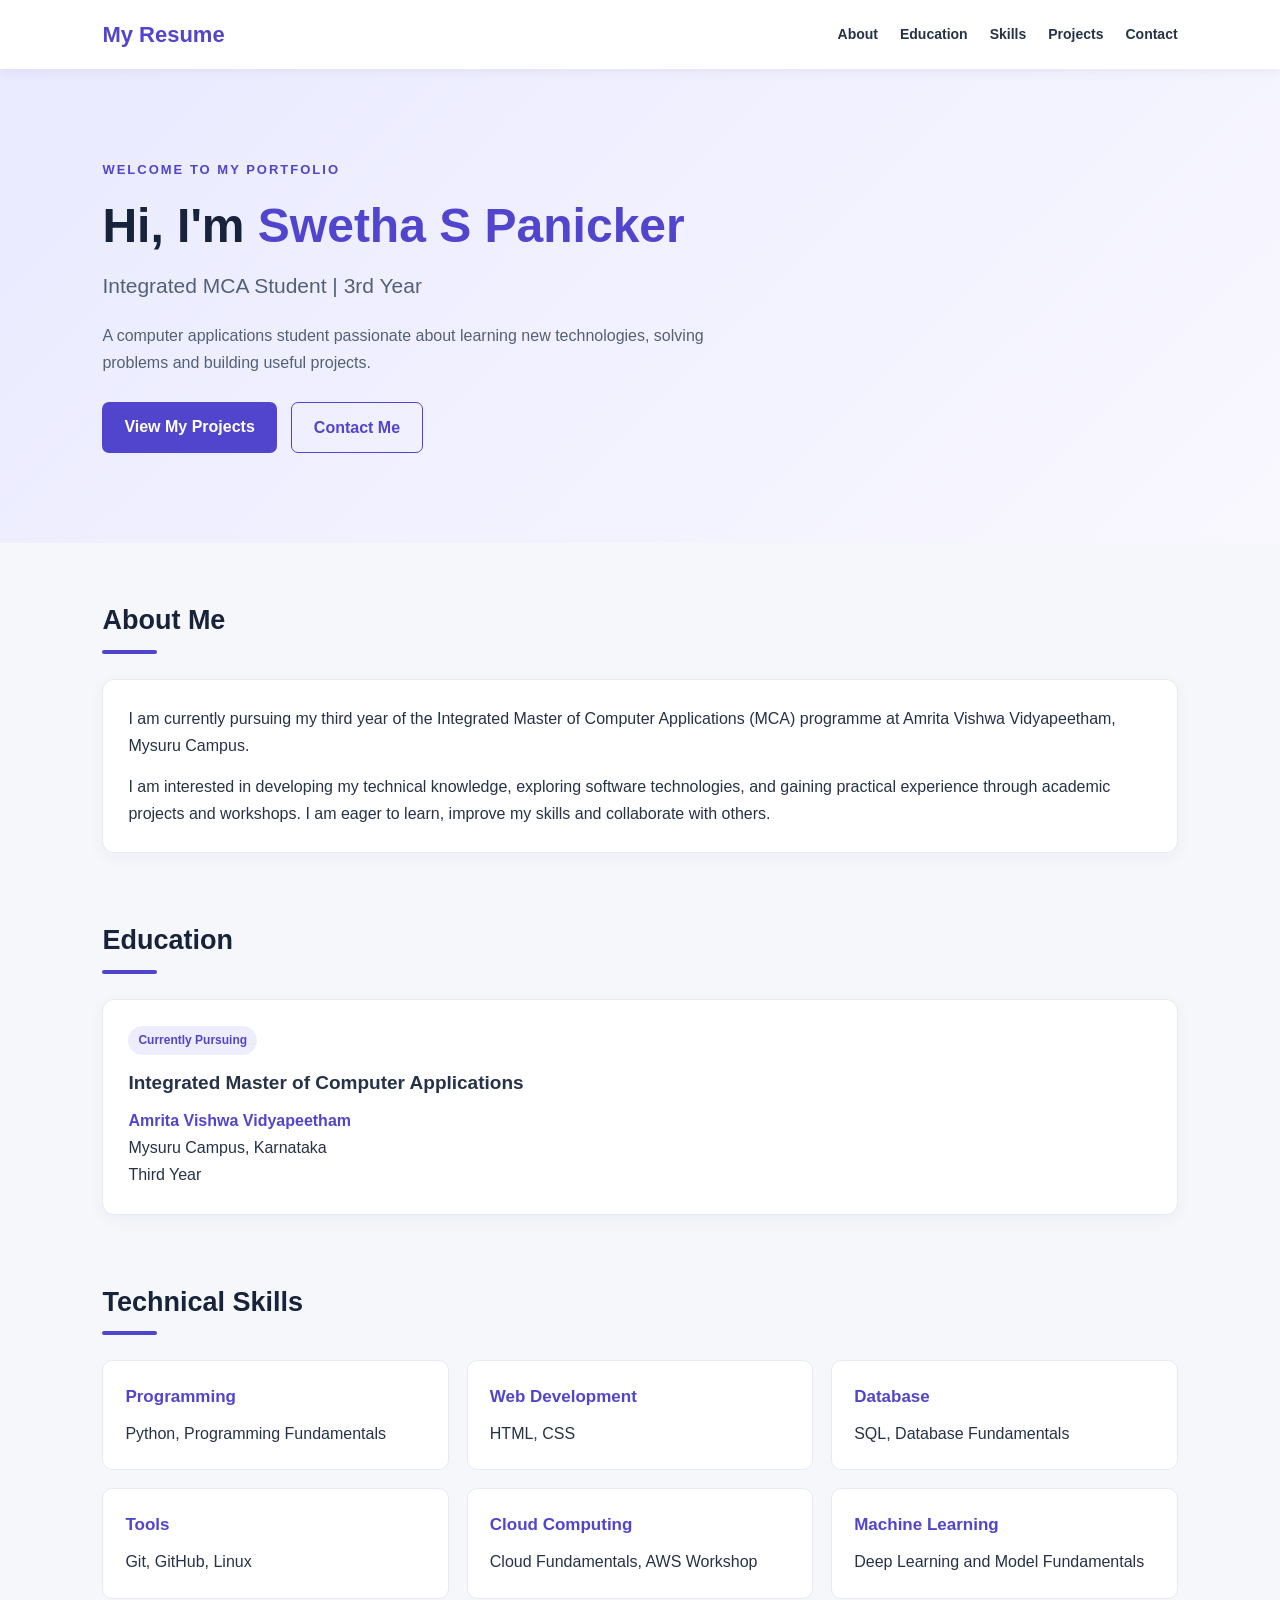
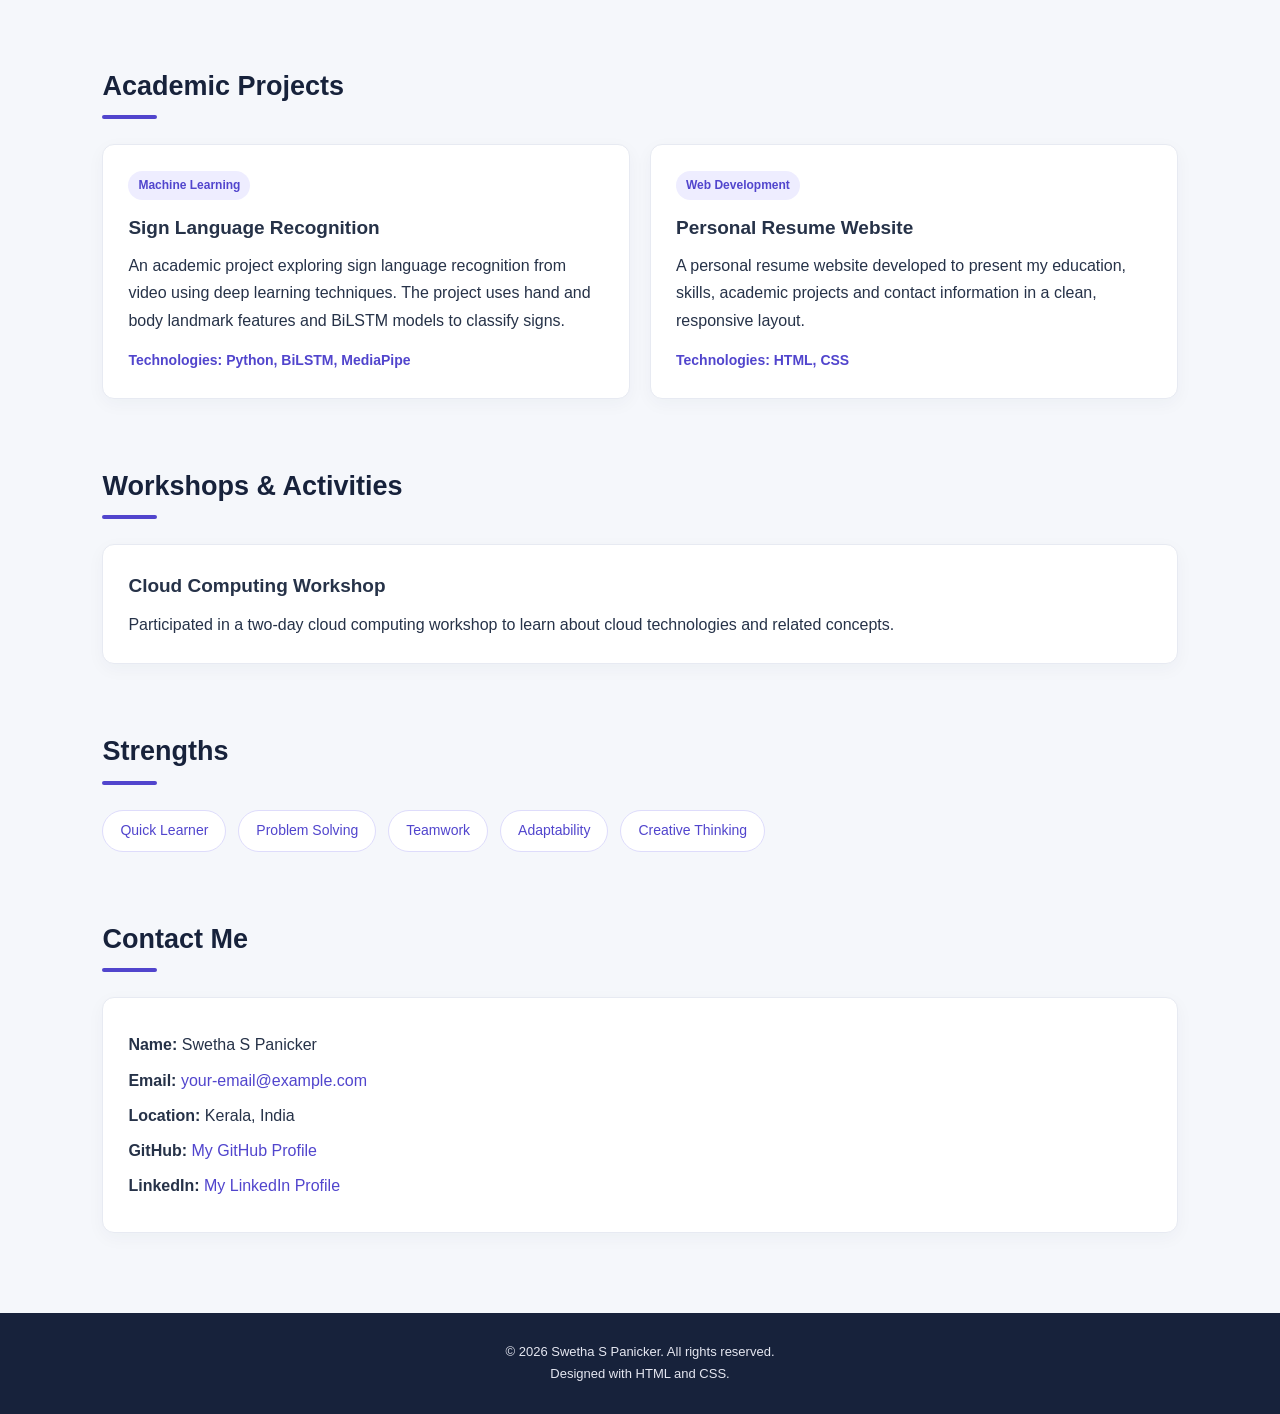
<file: module-1-ec2/index.html>
<!DOCTYPE html>
<html lang="en">
<head>
    <meta charset="UTF-8">
    <meta name="viewport" content="width=device-width, initial-scale=1.0">
    <title>Swetha S Panicker | Resume</title>
    <link rel="stylesheet" href="style.css">
</head>
<body>

    <nav class="navbar">
        <a href="#home" class="logo">My Resume</a>
        <div class="nav-links">
            <a href="#about">About</a>
            <a href="#education">Education</a>
            <a href="#skills">Skills</a>
            <a href="#projects">Projects</a>
            <a href="#contact">Contact</a>
        </div>
    </nav>

    <header class="hero" id="home">
        <div class="hero-content">
            <p class="eyebrow">WELCOME TO MY PORTFOLIO</p>
            <h1>Hi, I'm <span>Swetha S Panicker</span></h1>
            <h2>Integrated MCA Student | 3rd Year</h2>
            <p>
                A computer applications student passionate about
                learning new technologies, solving problems and
                building useful projects.
            </p>
            <div class="hero-buttons">
                <a href="#projects" class="btn primary">View My Projects</a>
                <a href="#contact" class="btn secondary">Contact Me</a>
            </div>
        </div>
    </header>

    <main class="container">

        <section id="about" class="section">
            <h2 class="section-title">About Me</h2>
            <div class="about-card">
                <p>
                    I am currently pursuing my third year of the
                    Integrated Master of Computer Applications (MCA)
                    programme at Amrita Vishwa Vidyapeetham,
                    Mysuru Campus.
                </p>
                <p>
                    I am interested in developing my technical
                    knowledge, exploring software technologies,
                    and gaining practical experience through
                    academic projects and workshops. I am eager
                    to learn, improve my skills and collaborate
                    with others.
                </p>
            </div>
        </section>

        <section id="education" class="section">
            <h2 class="section-title">Education</h2>
            <div class="card">
                <span class="tag">Currently Pursuing</span>
                <h3>Integrated Master of Computer Applications</h3>
                <p class="institution">Amrita Vishwa Vidyapeetham</p>
                <p>Mysuru Campus, Karnataka</p>
                <p>Third Year</p>
            </div>
        </section>

        <section id="skills" class="section">
            <h2 class="section-title">Technical Skills</h2>
            <div class="skills-grid">
                <div class="skill-card">
                    <h3>Programming</h3>
                    <p>Python, Programming Fundamentals</p>
                </div>
                <div class="skill-card">
                    <h3>Web Development</h3>
                    <p>HTML, CSS</p>
                </div>
                <div class="skill-card">
                    <h3>Database</h3>
                    <p>SQL, Database Fundamentals</p>
                </div>
                <div class="skill-card">
                    <h3>Tools</h3>
                    <p>Git, GitHub, Linux</p>
                </div>
                <div class="skill-card">
                    <h3>Cloud Computing</h3>
                    <p>Cloud Fundamentals, AWS Workshop</p>
                </div>
                <div class="skill-card">
                    <h3>Machine Learning</h3>
                    <p>Deep Learning and Model Fundamentals</p>
                </div>
            </div>
        </section>

        <section id="projects" class="section">
            <h2 class="section-title">Academic Projects</h2>

            <div class="project-grid">
                <div class="card project-card">
                    <span class="tag">Machine Learning</span>
                    <h3>Sign Language Recognition</h3>
                    <p>
                        An academic project exploring sign language
                        recognition from video using deep learning
                        techniques. The project uses hand and body
                        landmark features and BiLSTM models to
                        classify signs.
                    </p>
                    <p class="tech">
                        Technologies: Python, BiLSTM, MediaPipe
                    </p>
                </div>

                <div class="card project-card">
                    <span class="tag">Web Development</span>
                    <h3>Personal Resume Website</h3>
                    <p>
                        A personal resume website developed to present
                        my education, skills, academic projects and
                        contact information in a clean, responsive
                        layout.
                    </p>
                    <p class="tech">Technologies: HTML, CSS</p>
                </div>
            </div>
        </section>

        <section id="workshops" class="section">
            <h2 class="section-title">Workshops & Activities</h2>
            <div class="card">
                <h3>Cloud Computing Workshop</h3>
                <p>
                    Participated in a two-day cloud computing
                    workshop to learn about cloud technologies
                    and related concepts.
                </p>
            </div>
        </section>

        <section class="section">
            <h2 class="section-title">Strengths</h2>
            <div class="strengths">
                <span>Quick Learner</span>
                <span>Problem Solving</span>
                <span>Teamwork</span>
                <span>Adaptability</span>
                <span>Creative Thinking</span>
            </div>
        </section>

        <section id="contact" class="section">
            <h2 class="section-title">Contact Me</h2>
            <div class="card contact-card">
                <p><strong>Name:</strong> Swetha S Panicker</p>
                <p><strong>Email:</strong>
                    <a href="mailto:your-email@example.com">
                        your-email@example.com
                    </a>
                </p>
                <p><strong>Location:</strong> Kerala, India</p>
                <p><strong>GitHub:</strong>
                    <a href="https://github.com/YOUR-USERNAME">
                        My GitHub Profile
                    </a>
                </p>
                <p><strong>LinkedIn:</strong>
                    <a href="https://www.linkedin.com/">
                        My LinkedIn Profile
                    </a>
                </p>
            </div>
        </section>

    </main>

    <footer>
        <p>&copy; 2026 Swetha S Panicker. All rights reserved.</p>
        <p>Designed with HTML and CSS.</p>
    </footer>

</body>
</html>
</file>
<file: module-1-ec2/style.css>
/* General Reset */
* {
    margin: 0;
    padding: 0;
    box-sizing: border-box;
}

html {
    scroll-behavior: smooth;
    scroll-padding-top: 85px;
}

body {
    font-family: Arial, Helvetica, sans-serif;
    background: #f5f7fb;
    color: #263248;
    line-height: 1.7;
}

/* Navigation */
.navbar {
    background: #ffffff;
    padding: 16px 8%;
    display: flex;
    justify-content: space-between;
    align-items: center;
    position: sticky;
    top: 0;
    z-index: 100;
    box-shadow: 0 2px 12px rgba(0, 0, 0, 0.06);
}

.logo {
    color: #5145cd;
    font-size: 22px;
    font-weight: bold;
    text-decoration: none;
}

.nav-links {
    display: flex;
    gap: 22px;
}

.nav-links a {
    color: #263248;
    text-decoration: none;
    font-size: 14px;
    font-weight: 600;
}

.nav-links a:hover {
    color: #5145cd;
}

/* Hero Section */
.hero {
    min-height: 440px;
    padding: 90px 8%;
    display: flex;
    align-items: center;
    background: linear-gradient(135deg, #e9eaff, #f9f8ff);
}

.hero-content {
    max-width: 760px;
}

.eyebrow {
    color: #5145cd;
    font-size: 13px;
    font-weight: bold;
    letter-spacing: 2px;
    margin-bottom: 15px;
}

.hero h1 {
    font-size: clamp(32px, 5vw, 48px);
    line-height: 1.25;
    margin-bottom: 12px;
    color: #17223b;
}

.hero h1 span {
    color: #5145cd;
}

.hero h2 {
    font-size: 21px;
    font-weight: 500;
    margin-bottom: 18px;
    color: #536078;
}

.hero-content > p:not(.eyebrow) {
    max-width: 650px;
    margin-bottom: 25px;
    color: #536078;
}

/* Buttons */
.hero-buttons {
    display: flex;
    gap: 14px;
    flex-wrap: wrap;
}

.btn {
    display: inline-block;
    padding: 11px 22px;
    border-radius: 7px;
    text-decoration: none;
    font-weight: bold;
    transition: 0.2s ease;
}

.primary {
    background: #5145cd;
    color: #ffffff;
}

.primary:hover {
    background: #3d32a8;
    transform: translateY(-2px);
}

.secondary {
    color: #5145cd;
    border: 1px solid #5145cd;
}

.secondary:hover {
    background: #e5e3ff;
}

/* Main Container */
.container {
    width: 84%;
    max-width: 1100px;
    margin: auto;
}

.section {
    padding: 55px 0 10px;
}

.section-title {
    color: #17223b;
    font-size: 27px;
    margin-bottom: 25px;
    position: relative;
    padding-bottom: 10px;
}

.section-title::after {
    content: "";
    display: block;
    width: 55px;
    height: 4px;
    background: #5145cd;
    border-radius: 5px;
    position: absolute;
    bottom: 0;
    left: 0;
}

/* Cards */
.card,
.about-card {
    background: #ffffff;
    padding: 25px;
    border-radius: 12px;
    border: 1px solid #e7eaf2;
    box-shadow: 0 5px 18px rgba(30, 40, 80, 0.04);
}

.about-card p + p {
    margin-top: 14px;
}

.card h3 {
    color: #263248;
    font-size: 19px;
    margin-bottom: 8px;
}

.institution {
    color: #5145cd;
    font-weight: bold;
}

.tag {
    display: inline-block;
    background: #eeedff;
    color: #5145cd;
    padding: 4px 10px;
    border-radius: 20px;
    font-size: 12px;
    font-weight: bold;
    margin-bottom: 12px;
}

/* Skills */
.skills-grid {
    display: grid;
    grid-template-columns: repeat(3, minmax(0, 1fr));
    gap: 18px;
}

.skill-card {
    background: #ffffff;
    padding: 22px;
    border-radius: 10px;
    border: 1px solid #e7eaf2;
    transition: 0.2s ease;
}

.skill-card:hover {
    transform: translateY(-4px);
    border-color: #b9b4ff;
}

.skill-card h3 {
    color: #5145cd;
    font-size: 17px;
    margin-bottom: 8px;
}

/* Projects */
.project-grid {
    display: grid;
    grid-template-columns: repeat(2, minmax(0, 1fr));
    gap: 20px;
}

.project-card {
    height: 100%;
}

.tech {
    color: #5145cd;
    font-size: 14px;
    margin-top: 15px;
    font-weight: bold;
}

/* Strengths */
.strengths {
    display: flex;
    flex-wrap: wrap;
    gap: 12px;
}

.strengths span {
    background: #ffffff;
    border: 1px solid #dedcfb;
    color: #5145cd;
    border-radius: 25px;
    padding: 8px 17px;
    font-size: 14px;
}

/* Contact */
.contact-card p {
    margin: 8px 0;
    overflow-wrap: anywhere;
}

.contact-card a {
    color: #5145cd;
    text-decoration: none;
}

.contact-card a:hover {
    text-decoration: underline;
}

/* Footer */
footer {
    margin-top: 70px;
    padding: 28px 8%;
    background: #17223b;
    color: #e5e7f1;
    text-align: center;
    font-size: 13px;
}

/* Responsive Design */
@media (max-width: 800px) {
    .navbar {
        padding: 14px 5%;
        flex-wrap: wrap;
        gap: 12px;
    }

    .nav-links {
        gap: 12px;
        flex-wrap: wrap;
    }

    .nav-links a {
        font-size: 13px;
    }

    .hero {
        padding: 65px 7%;
    }

    .container {
        width: 90%;
    }

    .skills-grid {
        grid-template-columns: repeat(2, minmax(0, 1fr));
    }
}

@media (max-width: 520px) {
    .navbar {
        align-items: flex-start;
        flex-direction: column;
    }

    .nav-links {
        gap: 10px 16px;
    }

    .hero h2 {
        font-size: 18px;
    }

    .skills-grid,
    .project-grid {
        grid-template-columns: 1fr;
    }

    .section {
        padding-top: 40px;
    }

    .card,
    .about-card {
        padding: 20px;
    }
}
</file>
